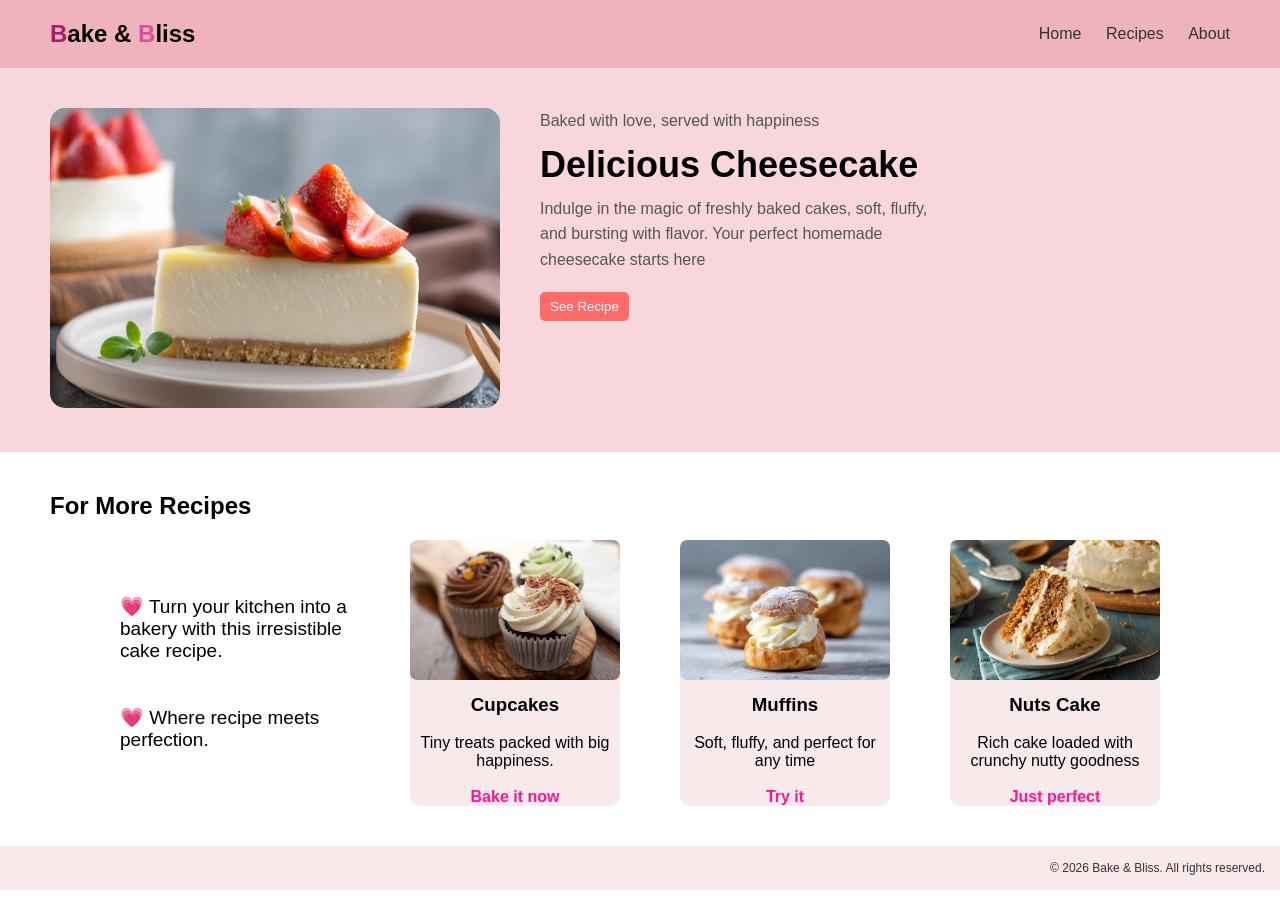
<file: index.html>
<!DOCTYPE html>
<html lang="en">

<head>
  <meta charset="UTF-8">
  <meta name="viewport" content="width=device-width, initial-scale=1.0">
  <title>Recipes</title>
  <link rel="icon"  type="favicon/png"  href ="images/cake-slice.png" >
   <style>
    * {
      margin: 0;
      padding: 0;
      box-sizing: border-box;
      font-family: Arial, sans-serif;
    }

     img {
  max-width: 100%;
  height: auto;
}

    header {
      display: flex;
      justify-content: space-between;
      align-items: center;
      padding: 20px 50px;
      background-color: rgb(239, 179, 187);
      position: sticky;
      top: 0;
      z-index: 1000;
    }

    .logo {
      font-size: 24px;
      font-weight: bold;
    }

    nav a {
      margin-left: 20px;
      text-decoration: none;
      color: #333;
    }

    /* HERO */
    .hero {
      display: flex;
      gap: 40px;
      padding: 40px 50px;
      background: rgb(247, 215, 220);

    }

    .hero-image img {
  width: 100%;
  max-width: 450px;
  border-radius: 15px;
}
    

    .hero-text {
      max-width: 400px;
    }

    .hero-text h1 {
      font-size: 36px;
      margin: 10px 0;
    }

    .hero-text p {
      color: #555;
      line-height: 1.6;
    }

    button {
      margin-top: 20px;
      padding: 7px 10px;
      background: #ff6b6b;
      color: white;
      border: none;
      border-radius: 5px;
    }

    /*  section 2  */
    .recipes {
      padding: 40px 50px;


    }

    .recipes h2 {
      margin-bottom: 20px;
    }

     .recipe_row {
  display: flex;
  align-items: center;
  justify-content: center;
  gap: 40px;
}

.recipe_text {
  max-width: 250px;
}

.recipe_cards {
  display: flex;
  gap: 60px;
}
    



    .card {
      width: 210px;
      text-align: center;
      background-color: rgb(248, 233, 235);
      transition: transform 0.3s ease, box-shadow 0.3s ease;
      border-radius: 10px;
     }
    .card:hover {
      transform: scale(1.05);
     box-shadow: 0 6px 15px rgba(0,0,0,0.2);
     }

    .card img {
      width: 100%;
      height: 140px;
      border-radius: 7px;

    }

    .card h3 {
      text-align: center;
      margin-top: 10px;
    }
    @media (max-width: 720px) {

  header{
    flex-direction: column;
    text-align: center;
    padding: 20px;
  }

  nav a{
    display: block;
    margin: 10px 0;
  }

  .hero{
    flex-direction: column;
    align-items: center;
    text-align: center;
    padding: 20px;
  }

  .hero-image img{
    width: 100%;
    max-width: 350px;
  }

  .hero-text h1{
    font-size: 28px;
  } 
   .recipe-row {
    flex-direction: column;
    text-align: center;
  }

  .recipe-cards {
    flex-direction: column;
    align-items: center;
    gap: 20px
  }

  
  .card{
    width: 90%;
    text-align: center;
    background-color: rgb(248, 233, 235);
    transition: transform 0.3s ease, box-shadow 0.3s ease;
    border-radius: 10px;
  }
      .card:hover {
      transform: scale(1.05);
      box-shadow: 0 6px 15px rgba(0,0,0,0.2);
}
    }
    
  
  </style>
</head>

<body>
  <header>
    <div class="logo"><span style="color:rgb(170, 29, 104);">B</span>ake & <span style="color:rgb(224, 75, 155);">B</span>liss</div>
    <nav>
      <a href="#home">Home</a>
      <a href="recipes.html">Recipes</a>
      <a href="#about">About</a>
    </nav>
  </header>

  <!-- HERO SECTION -->
  <section class="hero">
    <div class="hero-image">
      <img src="images/cake.jpg" alt="Cheesecake">
    </div>

    <div class="hero-text">
      <p class="rating">Baked with love, served with happiness</p>
      <h1>Delicious Cheesecake</h1>
      <p>
        Indulge in the magic of freshly baked cakes, soft, fluffy, and bursting with flavor.
        Your perfect homemade cheesecake starts here
      </p>
      <a href="recipes.html">
      <button>See Recipe</button>
    </a>
    </div>
  </section>

  <!-- Section 2  -->
  <section class="recipes">
    <h2 >For More Recipes</h2>
        <div class = "recipe_row">
    <div class="recipe_text">
      
        <p style="font-family:'Gill Sans', 'Gill Sans MT', Calibri, 'Trebuchet MS', sans-serif; font-size: 19px;">💗 Turn
          your kitchen into a bakery with this irresistible cake recipe.<br><br><br>

          💗 Where recipe meets perfection.</p>
      </div>
        <div class = "recipe_cards">
      <div class="card">
        <img src="images/cup.jpg">
        <h3>Cupcakes</h3><br>
        <p>Tiny treats packed with big happiness.</p><br>
        <h4><span style="color: deeppink;">Bake it now</span></h4>
        
      </div>

      <div class="card">
        <img src="images/muffin.jpg">
        <h3>Muffins</h3><br>
        <p>Soft, fluffy, and perfect for any time</p><br>
        <h4><span style="color: deeppink;">Try it</span></h4>
      </div>

      <div class="card">
        <img src="images/slice.jpg">
        <h3>Nuts Cake</h3><br>
        <p>Rich cake loaded with crunchy nutty goodness</p><br>
        <h4><span style="color: deeppink;">Just perfect</span></h4>
      </div>
       </div>
    </div>
  </section>
  
  <footer>
    <p style="text-align:right; padding:15px; background-color:rgb(250, 233, 235); color:#333; font-size: 12px;">
      © 2026 Bake & Bliss. All rights reserved.
    </p>
  </footer>

</body>

</html>
</file>
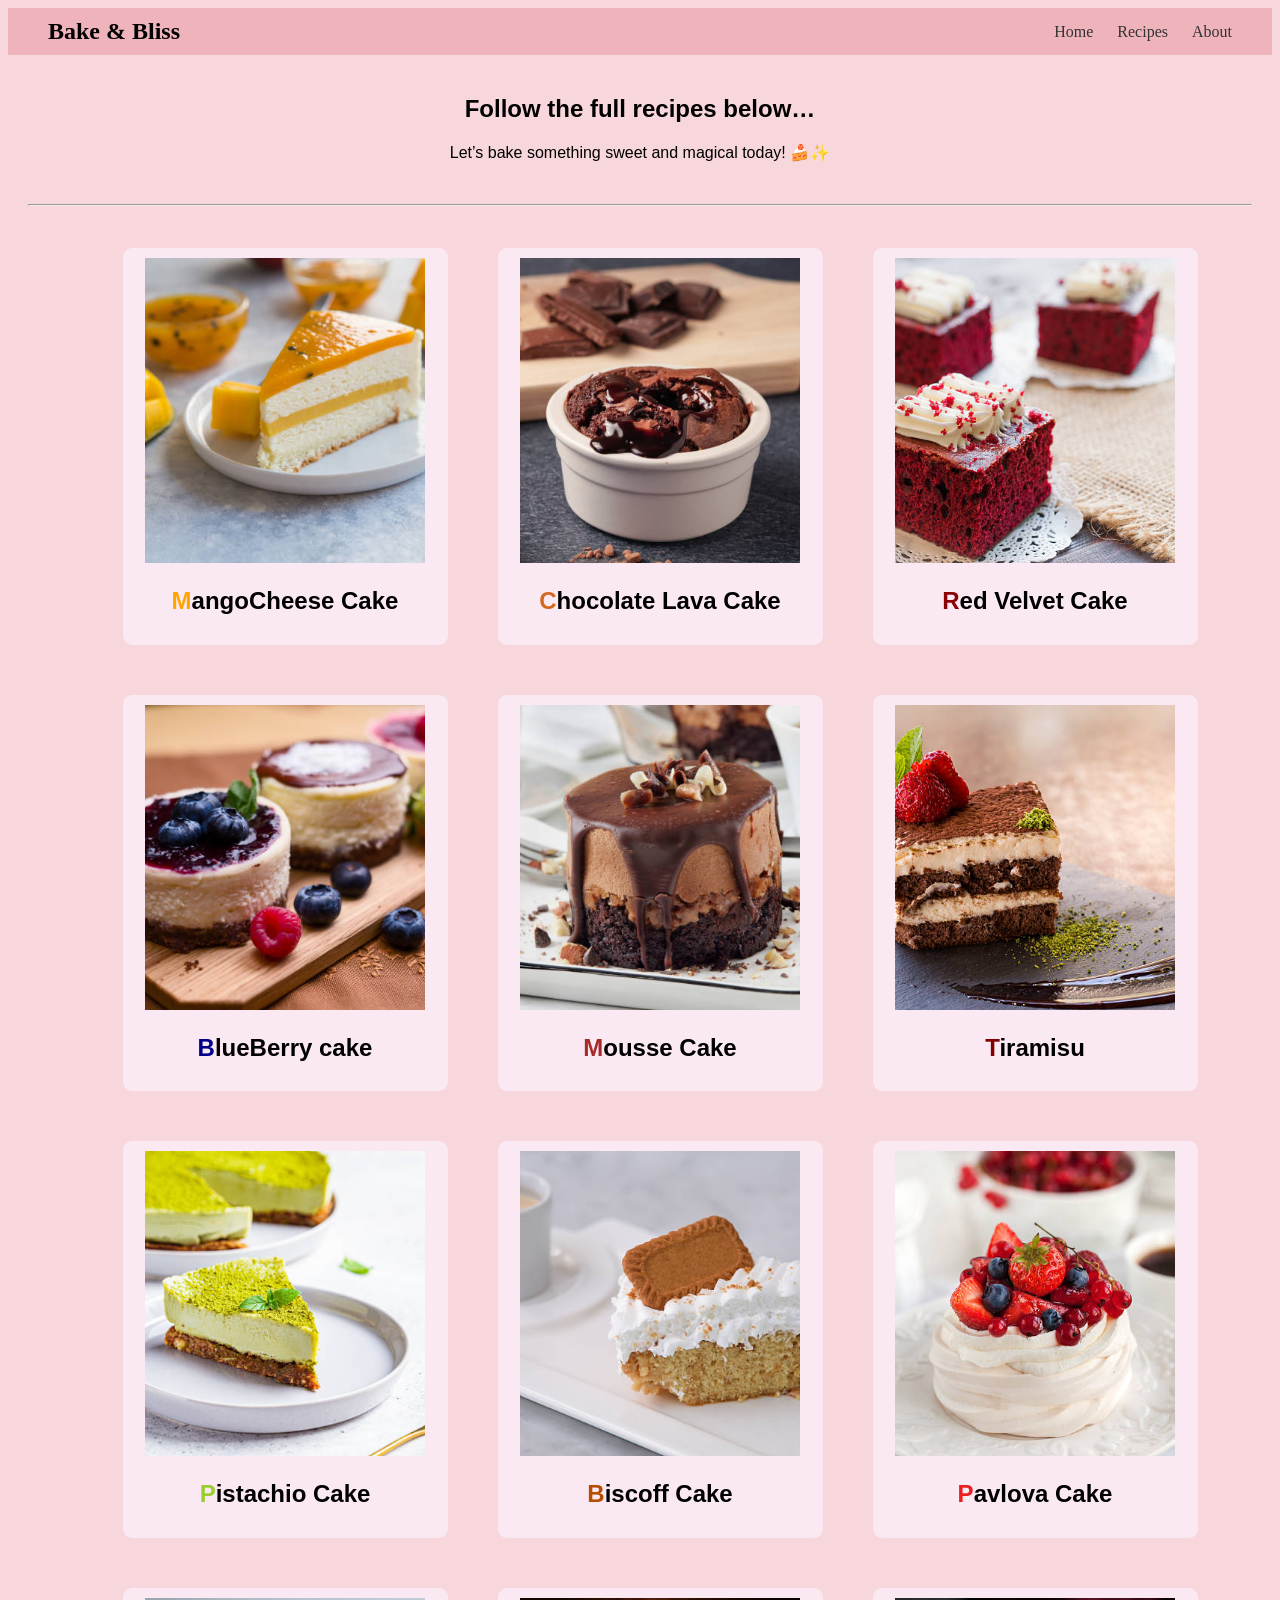
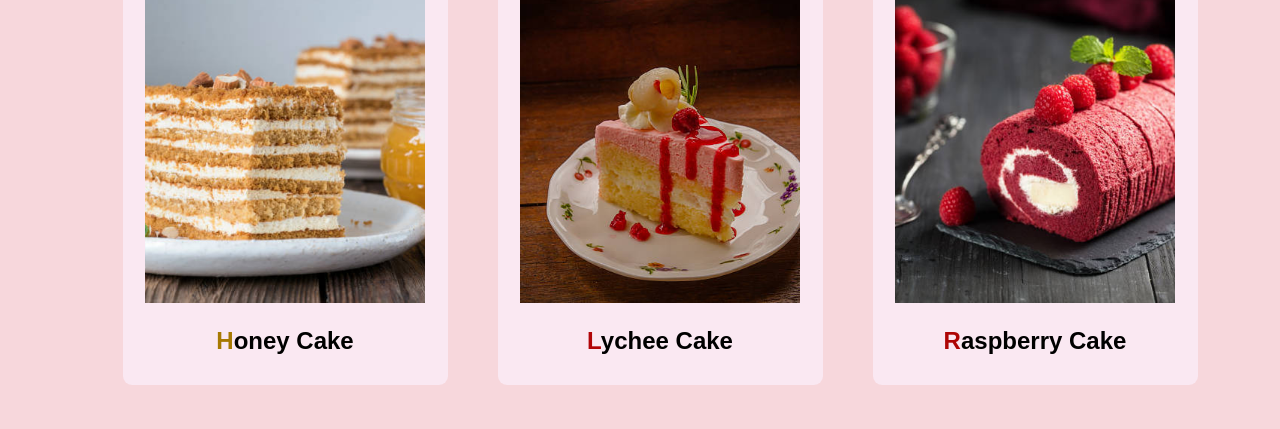
<file: recipes.html>
<!DOCTYPE html>
<html lang="en">
<head>
    <meta charset="UTF-8">
    <meta name="viewport" content="width=device-width, initial-scale=1.0">
    <title>recipes</title>
    <style>
        header {
      display: flex;
      justify-content: space-between;
      align-items: center;
      padding: 10px 40px;
      background-color: rgb(239, 179, 187);
      position: sticky;
      top: 0;
      z-index: 1000;
    }

    .logo {
      font-size: 24px;
      font-weight: bold;
    }

    nav a {
      margin-left: 20px;
      text-decoration: none;
      color: #333;
    }
        body {
            box-sizing: border-box;
            background-color: rgb(247, 215, 220);
        }
        .section {
                padding: 20px;
            
        }
        #h2h {
            font-family:'Segoe UI', Tahoma, Geneva, Verdana, sans-serif;
            text-align: center;
            animation: colorch 7s infinite;
          }
          .section p {
            font-family: 'Lucida Sans', 'Lucida Sans Regular', 'Lucida Grande', 'Lucida Sans Unicode', Geneva, Verdana, sans-serif;
            text-align: center;
          }
          .grid {
          display: flex;
          flex-wrap: wrap;
          gap: 50px;
          justify-content: center;
         }
        
          .cards {
           cursor: pointer;
         }
        .cards {
            background:rgb(250, 232, 242);
            padding: 10px 0;
            width: 325px;
          border-radius: 9px;
          overflow: hidden;
          text-align: center;
           display: flex;
          flex-direction: column;
          
        }

        .cardimg img {
            width: 280px;
            height: 305px;
             object-fit: cover;
             }

          .cardimg h2 {
            font-family: 'Gill Sans', 'Gill Sans MT', Calibri, 'Trebuchet MS', sans-serif;
        
          }
          .cards:hover {
               transform: scale(1.03);
               }
               @media (max-width: 768px) {
                body{
    padding:10px;
}

    .grid {
        justify-content: center;
        gap: 20px;
    }

    .cards {
        width: 90%;   
    }

    .cardimg img {
        width: 100%;
        height: 250px;
    }
    
}
    @keyframes colorch {
        0% {color: purple;}
         40% {color: deeppink;}
         80% {color: rgb(181, 78, 3);}
         100%{color: rgb(100, 5, 5);}

    }
 

        
    </style>

    
</head>
<body>

     <header>
    <div class="logo">Bake & Bliss</div>
    <nav>
      <a href="index.html">Home</a>
      <a href="#">Recipes</a>
      <a href="#about">About</a>
    </nav>
  </header>
    <section class ="section">
        <h2 id="h2h">Follow the full recipes below…</h2>
        <p>Let’s bake something sweet and magical today! 🍰✨</p><br>
          <hr><br>
        <ul class ="grid">
            <li class="cards" data-recipe="mango">
                <a class="cardimg">
                    <img src="images/mangocheese.jpg" alt="mangocheese"><br>
                   <h2><span style="color: orange;">M</span>angoCheese Cake </h2>
                </a>
            </li>

             <li class="cards" data-recipe="lavacake">
                <a class ="cardimg">
                    <img src="images/lava.jpg" alt="lava cake"><br>
                    <h2><span style="color:chocolate;">C</span>hocolate Lava Cake </h2>
                </a>
            </li>

             <li class="cards" data-recipe="redvelvet">
                <a class="cardimg">
                    <img src="images/redvelvet.jpg" alt="red velvet"><br>
                    <h2><span style="color:darkred;">R</span>ed Velvet Cake</h2>
                </a>
            </li>


             <li class="cards" data-recipe="blueberry">
                <a class="cardimg">
                    <img src="images/blueberry.jpg" alt="blueberrycake"><br>
                    <h2><span style="color: darkblue;">B</span>lueBerry cake</h2>
                </a>
            </li>


             <li class="cards" data-recipe="mousse">
                <a class="cardimg">
                    <img src="images/mousse.jpg" alt="mousse cake"><br>
                    <h2><span style="color: brown;">M</span>ousse Cake</h2>
                </a>
            </li>


             <li class="cards" data-recipe="tiramisu">
                <a class="cardimg">
                    <img src="images/tiramisu.jpg" alt="tiramisu"><br>
                   <h2><span style="color: maroon;">T</span>iramisu</h2>
                </a>
            </li>


             <li class="cards" data-recipe="pistachio">
                <a class="cardimg">
                    <img src="images/pistachio.jpg" alt="pistachio"><br>
                    <h2><span style="color: yellowgreen;">P</span>istachio Cake</h2>
                </a>
            </li>

             <li class="cards" data-recipe="biscoffss">
                <a class="cardimg">
                    <img src="images/biscoffss.jpg" alt="Biscoff"><br>
                    <h2> <span style="color: rgb(181, 78, 3);">B</span>iscoff Cake</h2>
                </a>
              </li>

               <li class="cards" data-recipe="pavlova">
                <a class="cardimg">
                    <img src="images/pavlova.jpg" alt="pavlova"><br>
                    <h2><span style="color: rgb(236, 30, 30);">P</span>avlova Cake</h2>
                </a>
            </li>


            <li class="cards" data-recipe="honey">
                <a class="cardimg">
                    <img src="images/honey cake.jpg"  alt="Honey cake"><br>
                    <h2><span style="color:rgb(167, 121, 2)">H</span>oney Cake</h2>
                </a>
            </li>

            
            <li class="cards" data-recipe="lychee">
                <a class="cardimg">
                    <img src="images/lychee cream.jpg"  alt="Lychee cake"><br>
                    <h2><span style="color: rgb(177, 5, 8);">L</span>ychee Cake</h2>
                </a>
            </li>

            
            <li class="cards" data-recipe="raspberry">
                <a class="cardimg">
                    <img src="images/raspberry.jpg"  alt="raspberry"><br>
                    <h2><span style="color:rgb(174, 5, 5);">R</span>aspberry Cake</h2>
                </a>
            </li>


        </ul>
    </section>
    <script src="in.js"></script>
    
</body>
</html>
</file>
